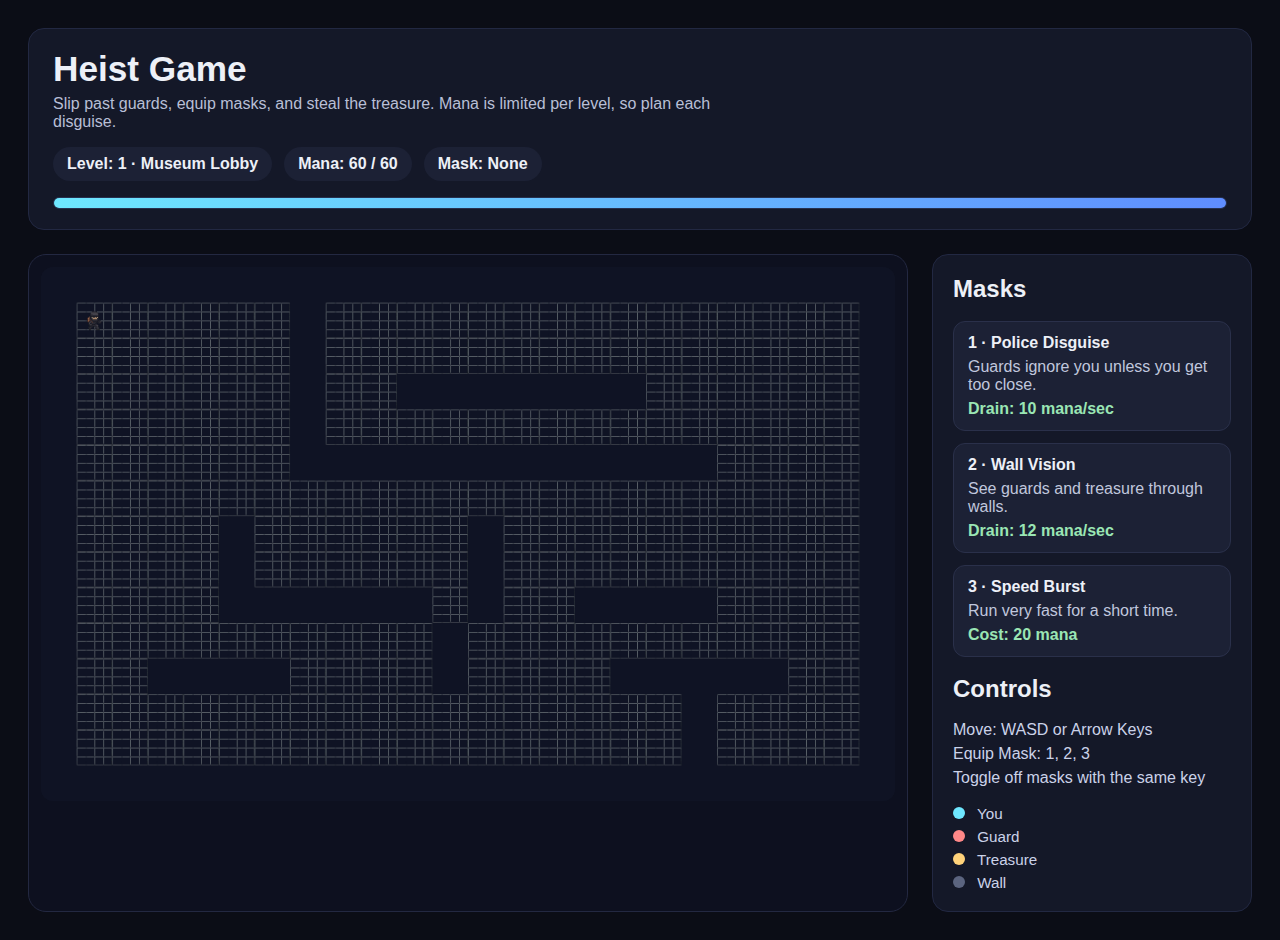
<file: prototypes/heist-game/index.html>
<!doctype html>
<html lang="en">
  <head>
    <meta charset="UTF-8" />
    <meta name="viewport" content="width=device-width, initial-scale=1.0" />
    <title>Heist Game</title>
    <link rel="stylesheet" href="style.css" />
  </head>
  <body>
    <main class="layout">
      <section class="hud">
        <div>
          <h1>Heist Game</h1>
          <p class="subtitle">
            Slip past guards, equip masks, and steal the treasure. Mana is limited
            per level, so plan each disguise.
          </p>
        </div>
        <div class="hud-row">
          <div class="pill">Level: <span id="levelLabel">1</span></div>
          <div class="pill">Mana: <span id="manaLabel">0</span></div>
          <div class="pill">Mask: <span id="maskLabel">None</span></div>
        </div>
        <div class="mana-bar">
          <div class="mana-fill" id="manaFill"></div>
        </div>
      </section>

      <section class="game">
        <canvas id="gameCanvas" width="960" height="600"></canvas>
        <div class="overlay" id="overlay">
          <div class="overlay-card">
            <h2 id="overlayTitle">Caught!</h2>
            <p id="overlayText">Guards spotted you. Try a different mask.</p>
            <div class="overlay-actions">
              <button id="restartButton">Retry Level</button>
              <button id="nextButton">Next Level</button>
            </div>
          </div>
        </div>
      </section>

      <section class="panel">
        <h2>Masks</h2>
        <div class="mask-list">
          <div class="mask-card">
            <h3>1 · Police Disguise</h3>
            <p>Guards ignore you unless you get too close.</p>
            <div class="mask-cost">Drain: 10 mana/sec</div>
          </div>
          <div class="mask-card">
            <h3>2 · Wall Vision</h3>
            <p>See guards and treasure through walls.</p>
            <div class="mask-cost">Drain: 12 mana/sec</div>
          </div>
          <div class="mask-card">
            <h3>3 · Speed Burst</h3>
            <p>Run very fast for a short time.</p>
            <div class="mask-cost">Cost: 20 mana</div>
          </div>
        </div>

        <h2>Controls</h2>
        <ul class="controls">
          <li>Move: WASD or Arrow Keys</li>
          <li>Equip Mask: 1, 2, 3</li>
          <li>Toggle off masks with the same key</li>
        </ul>

        <div class="legend">
          <div><span class="legend-dot player"></span> You</div>
          <div><span class="legend-dot guard"></span> Guard</div>
          <div><span class="legend-dot treasure"></span> Treasure</div>
          <div><span class="legend-dot wall"></span> Wall</div>
        </div>
      </section>
    </main>

    <script src="game.js"></script>
  </body>
</html>
</file>
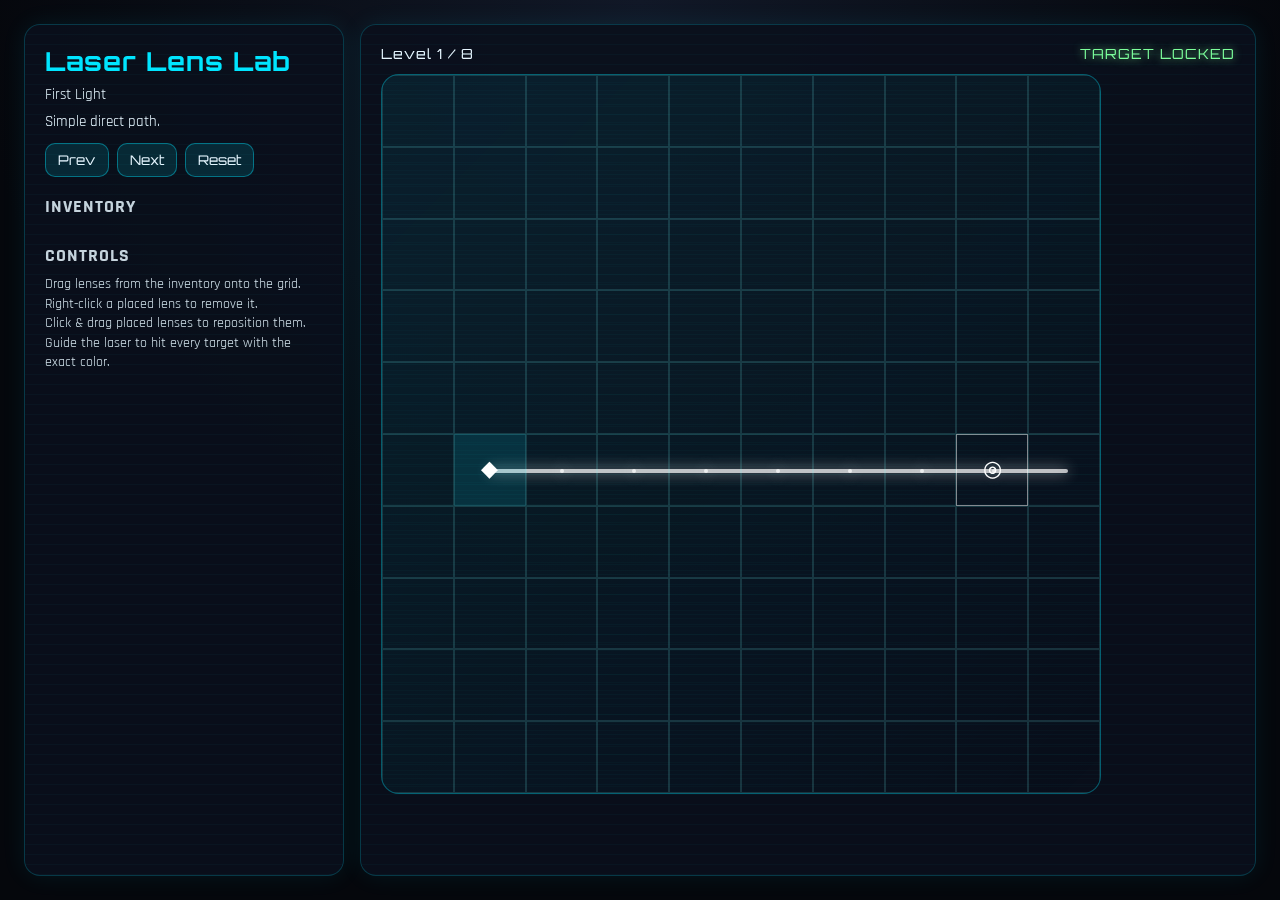
<file: prototypes/laser-lens-game/index.html>
<!DOCTYPE html>
<html lang="en">
  <head>
    <meta charset="UTF-8" />
    <meta name="viewport" content="width=device-width, initial-scale=1.0" />
    <title>Laser Lens Lab</title>
    <link
      href="https://fonts.googleapis.com/css2?family=Orbitron:wght@400;600&family=Rajdhani:wght@400;600&display=swap"
      rel="stylesheet"
    />
    <style>
      :root {
        color-scheme: dark;
        --bg: #0a0d14;
        --panel: #111827;
        --accent: #00e5ff;
        --accent-soft: rgba(0, 229, 255, 0.2);
        --grid: rgba(120, 255, 255, 0.15);
        --text: #e6f6ff;
        --danger: #ff6b6b;
      }

      * {
        box-sizing: border-box;
      }

      body {
        margin: 0;
        min-height: 100vh;
        font-family: "Rajdhani", sans-serif;
        background: radial-gradient(circle at top, #111827, #05070c 60%);
        color: var(--text);
        display: flex;
        align-items: stretch;
      }

      .app {
        width: 100%;
        display: grid;
        grid-template-columns: 320px 1fr;
        gap: 16px;
        padding: 24px;
      }

      .panel {
        background: rgba(10, 16, 28, 0.9);
        border: 1px solid rgba(0, 229, 255, 0.2);
        border-radius: 16px;
        padding: 20px;
        box-shadow: 0 0 24px rgba(0, 229, 255, 0.08);
        position: relative;
        overflow: hidden;
      }

      .panel::after {
        content: "";
        position: absolute;
        inset: 0;
        background: linear-gradient(
          transparent 92%,
          rgba(0, 255, 255, 0.08) 96%,
          transparent 100%
        );
        background-size: 100% 10px;
        pointer-events: none;
        opacity: 0.5;
      }

      h1 {
        font-family: "Orbitron", sans-serif;
        font-size: 26px;
        margin: 0 0 8px;
        color: var(--accent);
        letter-spacing: 1px;
      }

      h2 {
        margin: 18px 0 8px;
        font-size: 18px;
        text-transform: uppercase;
        letter-spacing: 1px;
        color: rgba(230, 246, 255, 0.85);
      }

      .level-meta {
        display: grid;
        gap: 8px;
        font-size: 15px;
      }

      .level-controls {
        display: flex;
        gap: 8px;
        margin-top: 12px;
      }

      button {
        font-family: "Orbitron", sans-serif;
        background: rgba(0, 229, 255, 0.12);
        border: 1px solid rgba(0, 229, 255, 0.4);
        color: var(--text);
        padding: 8px 12px;
        border-radius: 10px;
        cursor: pointer;
        transition: 0.2s ease;
      }

      button:hover {
        background: rgba(0, 229, 255, 0.3);
        box-shadow: 0 0 12px rgba(0, 229, 255, 0.4);
      }

      .inventory {
        display: grid;
        gap: 10px;
      }

      .inventory-item {
        display: flex;
        align-items: center;
        justify-content: space-between;
        padding: 10px 12px;
        border-radius: 10px;
        border: 1px solid rgba(0, 229, 255, 0.25);
        background: rgba(0, 229, 255, 0.05);
        cursor: pointer;
        transition: 0.2s ease;
      }

      .inventory-item.active {
        border-color: var(--accent);
        box-shadow: 0 0 12px rgba(0, 229, 255, 0.5);
      }

      .inventory-item .label {
        display: flex;
        align-items: center;
        gap: 8px;
        font-weight: 600;
      }

      .inventory-item .icon {
        font-size: 20px;
        filter: drop-shadow(0 0 6px rgba(0, 229, 255, 0.6));
      }

      .inventory-count {
        font-family: "Orbitron", sans-serif;
        color: var(--accent);
      }

      .instructions {
        font-size: 14px;
        line-height: 1.4;
        opacity: 0.9;
      }

      .game-area {
        position: relative;
        display: flex;
        flex-direction: column;
        gap: 12px;
      }

      .grid {
        position: relative;
        width: min(720px, 100%);
        aspect-ratio: 1 / 1;
        display: grid;
        grid-template-columns: repeat(10, 1fr);
        grid-template-rows: repeat(10, 1fr);
        border-radius: 18px;
        border: 1px solid rgba(0, 229, 255, 0.35);
        background: linear-gradient(135deg, rgba(0, 229, 255, 0.08), transparent);
        overflow: hidden;
      }

      .cell {
        border: 1px solid var(--grid);
        position: relative;
        display: flex;
        align-items: center;
        justify-content: center;
        font-size: 22px;
        color: #c8f6ff;
        user-select: none;
      }

      .cell.obstacle {
        background: rgba(255, 107, 107, 0.15);
        border-color: rgba(255, 107, 107, 0.5);
      }

      .cell.target {
        border-color: rgba(255, 255, 255, 0.5);
        animation: pulse 1.6s ease-in-out infinite;
      }

      .cell.source {
        background: rgba(0, 229, 255, 0.12);
      }

      .lens {
        font-size: 26px;
        filter: drop-shadow(0 0 6px rgba(0, 229, 255, 0.6));
      }

      .overlay {
        position: absolute;
        inset: 0;
        pointer-events: none;
      }

      canvas {
        position: absolute;
        inset: 0;
      }

      .scanlines {
        position: absolute;
        inset: 0;
        background: linear-gradient(
          transparent 92%,
          rgba(0, 255, 255, 0.12) 96%,
          transparent 100%
        );
        background-size: 100% 8px;
        mix-blend-mode: screen;
        opacity: 0.35;
      }

      .status-bar {
        display: flex;
        justify-content: space-between;
        align-items: center;
        font-family: "Orbitron", sans-serif;
        font-size: 14px;
        letter-spacing: 1px;
      }

      .status-bar .win {
        color: #7dff9b;
        text-shadow: 0 0 8px rgba(125, 255, 155, 0.8);
        animation: pulse 1.6s ease-in-out infinite;
      }

      .drag-ghost {
        position: fixed;
        pointer-events: none;
        font-size: 26px;
        color: #c8f6ff;
        text-shadow: 0 0 10px rgba(0, 229, 255, 0.8);
        transform: translate(-50%, -50%);
        z-index: 1000;
      }

      @keyframes pulse {
        0%,
        100% {
          box-shadow: 0 0 8px rgba(0, 229, 255, 0.3);
        }
        50% {
          box-shadow: 0 0 16px rgba(0, 229, 255, 0.8);
        }
      }
    </style>
  </head>
  <body>
    <div class="app">
      <section class="panel">
        <h1>Laser Lens Lab</h1>
        <div class="level-meta">
          <div id="level-name"></div>
          <div id="level-desc"></div>
        </div>
        <div class="level-controls">
          <button id="prev-level">Prev</button>
          <button id="next-level">Next</button>
          <button id="reset-level">Reset</button>
        </div>
        <h2>Inventory</h2>
        <div class="inventory" id="inventory"></div>
        <h2>Controls</h2>
        <div class="instructions">
          Drag lenses from the inventory onto the grid.<br />
          Right-click a placed lens to remove it.<br />
          Click &amp; drag placed lenses to reposition them.<br />
          Guide the laser to hit every target with the exact color.
        </div>
      </section>
      <section class="game-area panel">
        <div class="status-bar">
          <div id="level-index"></div>
          <div id="win-state"></div>
        </div>
        <div class="grid" id="grid">
          <canvas id="beam-canvas"></canvas>
          <div class="overlay scanlines"></div>
        </div>
      </section>
    </div>

    <script>
      const GRID_SIZE = 10;
      const COLORS = {
        1: { label: "Red", rgb: "255, 80, 80" },
        2: { label: "Green", rgb: "140, 255, 140" },
        4: { label: "Blue", rgb: "120, 190, 255" },
        7: { label: "White", rgb: "255, 255, 255" },
      };

      const LENS_DEFS = {
        mirrorSlash: { icon: "／", name: "Mirror Slash" },
        mirrorBackslash: { icon: "＼", name: "Mirror Backslash" },
        prism: { icon: "△", name: "Prism" },
        filterRed: { icon: "◈", name: "Filter Red", color: 1 },
        filterGreen: { icon: "◈", name: "Filter Green", color: 2 },
        filterBlue: { icon: "◈", name: "Filter Blue", color: 4 },
        combiner: { icon: "⬡", name: "Combiner" },
      };

      const LEVELS = [
        {
          name: "First Light",
          description: "Simple direct path.",
          sources: [{ x: 1, y: 5, dir: 1, color: 7 }],
          targets: [{ x: 8, y: 5, color: 7 }],
          obstacles: [],
          inventory: [],
        },
        {
          name: "Reflection",
          description: "Basic mirror usage around obstacles.",
          sources: [{ x: 1, y: 6, dir: 1, color: 7 }],
          targets: [{ x: 5, y: 2, color: 7 }],
          obstacles: [
            { x: 5, y: 6 },
            { x: 4, y: 6 },
            { x: 6, y: 6 },
          ],
          inventory: [{ type: "mirrorSlash", count: 2 }],
        },
        {
          name: "Color Filter",
          description: "Filter white light to the target color.",
          sources: [{ x: 1, y: 5, dir: 1, color: 7 }],
          targets: [{ x: 8, y: 5, color: 1 }],
          obstacles: [],
          inventory: [{ type: "filterRed", count: 1 }],
        },
        {
          name: "Maze Runner",
          description: "Navigate through an obstacle course.",
          sources: [{ x: 1, y: 8, dir: 1, color: 7 }],
          targets: [{ x: 8, y: 1, color: 7 }],
          obstacles: [
            { x: 3, y: 8 },
            { x: 3, y: 7 },
            { x: 3, y: 6 },
            { x: 3, y: 5 },
            { x: 5, y: 5 },
            { x: 6, y: 5 },
            { x: 7, y: 5 },
            { x: 7, y: 4 },
            { x: 7, y: 3 },
            { x: 7, y: 2 },
          ],
          inventory: [
            { type: "mirrorSlash", count: 2 },
            { type: "mirrorBackslash", count: 2 },
          ],
        },
        {
          name: "Spectrum Split",
          description: "Use prism + filters together.",
          sources: [{ x: 1, y: 5, dir: 1, color: 7 }],
          targets: [{ x: 8, y: 2, color: 2 }],
          obstacles: [{ x: 6, y: 5 }],
          inventory: [
            { type: "prism", count: 1 },
            { type: "filterGreen", count: 1 },
            { type: "mirrorSlash", count: 1 },
          ],
        },
        {
          name: "Double Bounce",
          description: "Complex reflection puzzle.",
          sources: [{ x: 8, y: 8, dir: 3, color: 7 }],
          targets: [{ x: 2, y: 1, color: 7 }],
          obstacles: [{ x: 4, y: 8 }, { x: 4, y: 7 }, { x: 4, y: 6 }],
          inventory: [
            { type: "mirrorSlash", count: 1 },
            { type: "mirrorBackslash", count: 2 },
          ],
        },
        {
          name: "Color Mix",
          description: "Combine RGB lasers into white.",
          sources: [
            { x: 1, y: 2, dir: 1, color: 1 },
            { x: 1, y: 5, dir: 1, color: 2 },
            { x: 1, y: 8, dir: 1, color: 4 },
          ],
          targets: [{ x: 8, y: 5, color: 7 }],
          obstacles: [{ x: 5, y: 2 }, { x: 5, y: 8 }],
          inventory: [
            { type: "combiner", count: 1 },
            { type: "mirrorSlash", count: 2 },
            { type: "mirrorBackslash", count: 2 },
          ],
        },
        {
          name: "The Labyrinth",
          description: "Master puzzle with all mechanics.",
          sources: [{ x: 1, y: 1, dir: 1, color: 7 }],
          targets: [
            { x: 8, y: 2, color: 1 },
            { x: 8, y: 5, color: 2 },
            { x: 8, y: 8, color: 7 },
          ],
          obstacles: [
            { x: 4, y: 1 },
            { x: 4, y: 2 },
            { x: 4, y: 3 },
            { x: 4, y: 4 },
            { x: 6, y: 5 },
            { x: 6, y: 6 },
            { x: 6, y: 7 },
            { x: 3, y: 7 },
            { x: 3, y: 8 },
          ],
          inventory: [
            { type: "mirrorSlash", count: 2 },
            { type: "mirrorBackslash", count: 2 },
            { type: "prism", count: 1 },
            { type: "filterRed", count: 1 },
            { type: "filterGreen", count: 1 },
            { type: "combiner", count: 1 },
          ],
        },
      ];

      const gridEl = document.getElementById("grid");
      const inventoryEl = document.getElementById("inventory");
      const levelNameEl = document.getElementById("level-name");
      const levelDescEl = document.getElementById("level-desc");
      const levelIndexEl = document.getElementById("level-index");
      const winStateEl = document.getElementById("win-state");
      const beamCanvas = document.getElementById("beam-canvas");
      const ctx = beamCanvas.getContext("2d");

      let levelIndex = 0;
      let grid = [];
      let inventory = {};
      let activeItem = null;
      let dragging = null;
      let ghostEl = null;

      const dirs = [
        { x: 0, y: -1 },
        { x: 1, y: 0 },
        { x: 0, y: 1 },
        { x: -1, y: 0 },
      ];

      function initGrid() {
        grid = Array.from({ length: GRID_SIZE * GRID_SIZE }, () => null);
        gridEl.innerHTML = "";
        gridEl.appendChild(beamCanvas);
        const overlay = document.createElement("div");
        overlay.className = "overlay scanlines";
        gridEl.appendChild(overlay);
        for (let y = 0; y < GRID_SIZE; y += 1) {
          for (let x = 0; x < GRID_SIZE; x += 1) {
            const cell = document.createElement("div");
            cell.className = "cell";
            cell.dataset.x = x;
            cell.dataset.y = y;
            gridEl.appendChild(cell);
          }
        }
        resizeCanvas();
      }

      function resizeCanvas() {
        const rect = gridEl.getBoundingClientRect();
        const dpr = window.devicePixelRatio || 1;
        beamCanvas.width = rect.width * dpr;
        beamCanvas.height = rect.height * dpr;
        ctx.setTransform(dpr, 0, 0, dpr, 0, 0);
      }

      function loadLevel(index) {
        levelIndex = (index + LEVELS.length) % LEVELS.length;
        const level = LEVELS[levelIndex];
        initGrid();
        inventory = {};
        level.inventory.forEach((item) => {
          inventory[item.type] = item.count;
        });
        levelNameEl.textContent = level.name;
        levelDescEl.textContent = level.description;
        levelIndexEl.textContent = `Level ${levelIndex + 1} / ${LEVELS.length}`;
        activeItem = null;
        renderInventory();
        renderStaticCells();
        update();
      }

      function renderInventory() {
        inventoryEl.innerHTML = "";
        Object.entries(inventory).forEach(([type, count]) => {
          const item = document.createElement("div");
          item.className = "inventory-item";
          if (activeItem === type) item.classList.add("active");
          const label = document.createElement("div");
          label.className = "label";
          const icon = document.createElement("span");
          icon.className = "icon";
          icon.textContent = LENS_DEFS[type].icon;
          const name = document.createElement("span");
          name.textContent = LENS_DEFS[type].name;
          label.append(icon, name);
          const qty = document.createElement("span");
          qty.className = "inventory-count";
          qty.textContent = count;
          item.appendChild(label);
          item.appendChild(qty);
          item.addEventListener("click", () => {
            if (dragging) return;
            activeItem = activeItem === type ? null : type;
            renderInventory();
          });
          item.addEventListener("pointerdown", (event) => {
            if (count <= 0) return;
            startInventoryDrag(type, event);
          });
          inventoryEl.appendChild(item);
        });
      }

      function renderStaticCells() {
        const level = LEVELS[levelIndex];
        const cells = gridEl.querySelectorAll(".cell");
        cells.forEach((cell) => {
          cell.className = "cell";
          cell.textContent = "";
        });
        level.obstacles.forEach((pos) => {
          const cell = getCellEl(pos.x, pos.y);
          cell.classList.add("obstacle");
          cell.textContent = "▣";
        });
        level.targets.forEach((pos) => {
          const cell = getCellEl(pos.x, pos.y);
          cell.classList.add("target");
          cell.style.color = `rgb(${COLORS[pos.color].rgb})`;
          cell.textContent = "◎";
        });
        level.sources.forEach((pos) => {
          const cell = getCellEl(pos.x, pos.y);
          cell.classList.add("source");
          cell.style.color = `rgb(${COLORS[pos.color].rgb})`;
          cell.textContent = "◆";
        });
      }

      function getCellEl(x, y) {
        return gridEl.querySelector(`.cell[data-x="${x}"][data-y="${y}"]`);
      }

      function gridIndex(x, y) {
        return y * GRID_SIZE + x;
      }

      function placeLens(x, y, type) {
        grid[gridIndex(x, y)] = { type };
      }

      function removeLens(x, y) {
        grid[gridIndex(x, y)] = null;
      }

      function handleGridPointerDown(event) {
        const cell = event.target.closest(".cell");
        if (!cell) return;
        const x = Number(cell.dataset.x);
        const y = Number(cell.dataset.y);
        const level = LEVELS[levelIndex];
        if (event.button === 2) {
          const lens = grid[gridIndex(x, y)];
          if (lens) {
            removeLens(x, y);
            inventory[lens.type] = (inventory[lens.type] || 0) + 1;
            renderInventory();
            update();
          }
          return;
        }

        const isStatic = level.obstacles.some((o) => o.x === x && o.y === y);
        if (isStatic) return;

        const lens = grid[gridIndex(x, y)];
        if (lens) {
          dragging = { type: lens.type, fromX: x, fromY: y, fromInventory: false };
          removeLens(x, y);
          spawnGhost(lens.type, event.clientX, event.clientY);
          update();
          return;
        }

        if (activeItem && inventory[activeItem] > 0) {
          placeLens(x, y, activeItem);
          inventory[activeItem] -= 1;
          renderInventory();
          update();
        }
      }

      function handleGridPointerMove(event) {
        if (!dragging || !ghostEl) return;
        ghostEl.style.left = `${event.clientX}px`;
        ghostEl.style.top = `${event.clientY}px`;
      }

      function handleGridPointerUp(event) {
        if (!dragging) return;
        const cell = event.target.closest(".cell");
        if (cell) {
          const x = Number(cell.dataset.x);
          const y = Number(cell.dataset.y);
          const level = LEVELS[levelIndex];
          const isBlocked =
            level.obstacles.some((o) => o.x === x && o.y === y) ||
            level.sources.some((o) => o.x === x && o.y === y) ||
            level.targets.some((o) => o.x === x && o.y === y);
          if (!isBlocked && !grid[gridIndex(x, y)]) {
            placeLens(x, y, dragging.type);
            if (dragging.fromInventory) {
              inventory[dragging.type] -= 1;
              renderInventory();
            }
          } else if (!dragging.fromInventory) {
            placeLens(dragging.fromX, dragging.fromY, dragging.type);
          }
        } else {
          if (!dragging.fromInventory) {
            placeLens(dragging.fromX, dragging.fromY, dragging.type);
          }
        }
        cleanupDrag();
        update();
      }

      function spawnGhost(type, x, y) {
        ghostEl = document.createElement("div");
        ghostEl.className = "drag-ghost";
        ghostEl.textContent = LENS_DEFS[type].icon;
        document.body.appendChild(ghostEl);
        ghostEl.style.left = `${x}px`;
        ghostEl.style.top = `${y}px`;
      }

      function startInventoryDrag(type, event) {
        dragging = { type, fromInventory: true };
        activeItem = type;
        renderInventory();
        spawnGhost(type, event.clientX, event.clientY);
      }

      function cleanupDrag() {
        if (ghostEl) ghostEl.remove();
        ghostEl = null;
        dragging = null;
      }

      function update() {
        renderLenses();
        renderBeams();
      }

      function renderLenses() {
        const cells = gridEl.querySelectorAll(".cell");
        cells.forEach((cell) => {
          const x = Number(cell.dataset.x);
          const y = Number(cell.dataset.y);
          const lens = grid[gridIndex(x, y)];
          if (lens) {
            cell.textContent = LENS_DEFS[lens.type].icon;
            cell.classList.add("lens");
          } else if (!cell.classList.contains("obstacle") && !cell.classList.contains("target") && !cell.classList.contains("source")) {
            cell.textContent = "";
            cell.classList.remove("lens");
          }
        });
      }

      function renderBeams() {
        const rect = gridEl.getBoundingClientRect();
        ctx.clearRect(0, 0, rect.width, rect.height);
        ctx.lineWidth = 4;
        ctx.lineCap = "round";

        const { segments, targetsHit } = traceBeams();
        segments.forEach((segment) => drawSegment(segment, rect));

        const level = LEVELS[levelIndex];
        const allTargetsHit = level.targets.every((t) => targetsHit.has(`${t.x},${t.y}`));
        winStateEl.textContent = allTargetsHit ? "TARGET LOCKED" : "";
        if (allTargetsHit) winStateEl.classList.add("win");
        else winStateEl.classList.remove("win");
      }

      function drawSegment(segment, rect) {
        const { from, to, color } = segment;
        const cellW = rect.width / GRID_SIZE;
        const cellH = rect.height / GRID_SIZE;
        const x1 = from.x * cellW + cellW / 2;
        const y1 = from.y * cellH + cellH / 2;
        const x2 = to.x * cellW + cellW / 2;
        const y2 = to.y * cellH + cellH / 2;
        const rgb = COLORS[color].rgb;

        ctx.strokeStyle = `rgba(${rgb}, 0.7)`;
        ctx.shadowColor = `rgba(${rgb}, 0.9)`;
        ctx.shadowBlur = 14;
        ctx.beginPath();
        ctx.moveTo(x1, y1);
        ctx.lineTo(x2, y2);
        ctx.stroke();

        ctx.shadowBlur = 0;
      }

      function traceBeams() {
        const level = LEVELS[levelIndex];
        const segments = [];
        const targetsHit = new Set();
        const combinerState = {};
        const queue = level.sources.map((s) => ({ ...s }));

        while (queue.length > 0) {
          const beam = queue.shift();
          const key = `${beam.x},${beam.y},${beam.dir},${beam.color}`;
          beam.steps = (beam.steps || 0) + 1;
          if (beam.steps > GRID_SIZE * GRID_SIZE * 2) continue;

          const dir = dirs[beam.dir];
          const next = { x: beam.x + dir.x, y: beam.y + dir.y };
          if (next.x < 0 || next.y < 0 || next.x >= GRID_SIZE || next.y >= GRID_SIZE) {
            continue;
          }

          segments.push({ from: { x: beam.x, y: beam.y }, to: next, color: beam.color });

          if (level.obstacles.some((o) => o.x === next.x && o.y === next.y)) {
            continue;
          }

          const target = level.targets.find((t) => t.x === next.x && t.y === next.y);
          if (target && beam.color === target.color) {
            targetsHit.add(`${target.x},${target.y}`);
          }

          const lens = grid[gridIndex(next.x, next.y)];
          if (!lens) {
            queue.push({ x: next.x, y: next.y, dir: beam.dir, color: beam.color, steps: beam.steps });
            continue;
          }

          if (lens.type === "mirrorSlash") {
            const map = [1, 0, 3, 2];
            queue.push({ x: next.x, y: next.y, dir: map[beam.dir], color: beam.color, steps: beam.steps });
            continue;
          }

          if (lens.type === "mirrorBackslash") {
            const map = [3, 2, 1, 0];
            queue.push({ x: next.x, y: next.y, dir: map[beam.dir], color: beam.color, steps: beam.steps });
            continue;
          }

          if (lens.type === "prism") {
            if (beam.color === 7) {
              const left = (beam.dir + 3) % 4;
              const right = (beam.dir + 1) % 4;
              queue.push({ x: next.x, y: next.y, dir: left, color: 1, steps: beam.steps });
              queue.push({ x: next.x, y: next.y, dir: beam.dir, color: 2, steps: beam.steps });
              queue.push({ x: next.x, y: next.y, dir: right, color: 4, steps: beam.steps });
            } else {
              queue.push({ x: next.x, y: next.y, dir: beam.dir, color: beam.color, steps: beam.steps });
            }
            continue;
          }

          if (lens.type.startsWith("filter")) {
            const mask = LENS_DEFS[lens.type].color;
            const filtered = beam.color & mask;
            if (filtered) {
              queue.push({ x: next.x, y: next.y, dir: beam.dir, color: filtered, steps: beam.steps });
            }
            continue;
          }

          if (lens.type === "combiner") {
            const combinerKey = `${next.x},${next.y}`;
            combinerState[combinerKey] = (combinerState[combinerKey] || 0) | beam.color;
            const combined = combinerState[combinerKey];
            queue.push({ x: next.x, y: next.y, dir: beam.dir, color: combined, steps: beam.steps });
          }
        }

        return { segments, targetsHit };
      }

      function handleContextMenu(event) {
        event.preventDefault();
      }

      document.getElementById("prev-level").addEventListener("click", () => loadLevel(levelIndex - 1));
      document.getElementById("next-level").addEventListener("click", () => loadLevel(levelIndex + 1));
      document.getElementById("reset-level").addEventListener("click", () => loadLevel(levelIndex));

      gridEl.addEventListener("pointerdown", handleGridPointerDown);
      window.addEventListener("pointermove", handleGridPointerMove);
      window.addEventListener("pointerup", handleGridPointerUp);
      gridEl.addEventListener("contextmenu", handleContextMenu);
      window.addEventListener("resize", () => {
        resizeCanvas();
        update();
      });

      loadLevel(0);
    </script>
  </body>
</html>
</file>
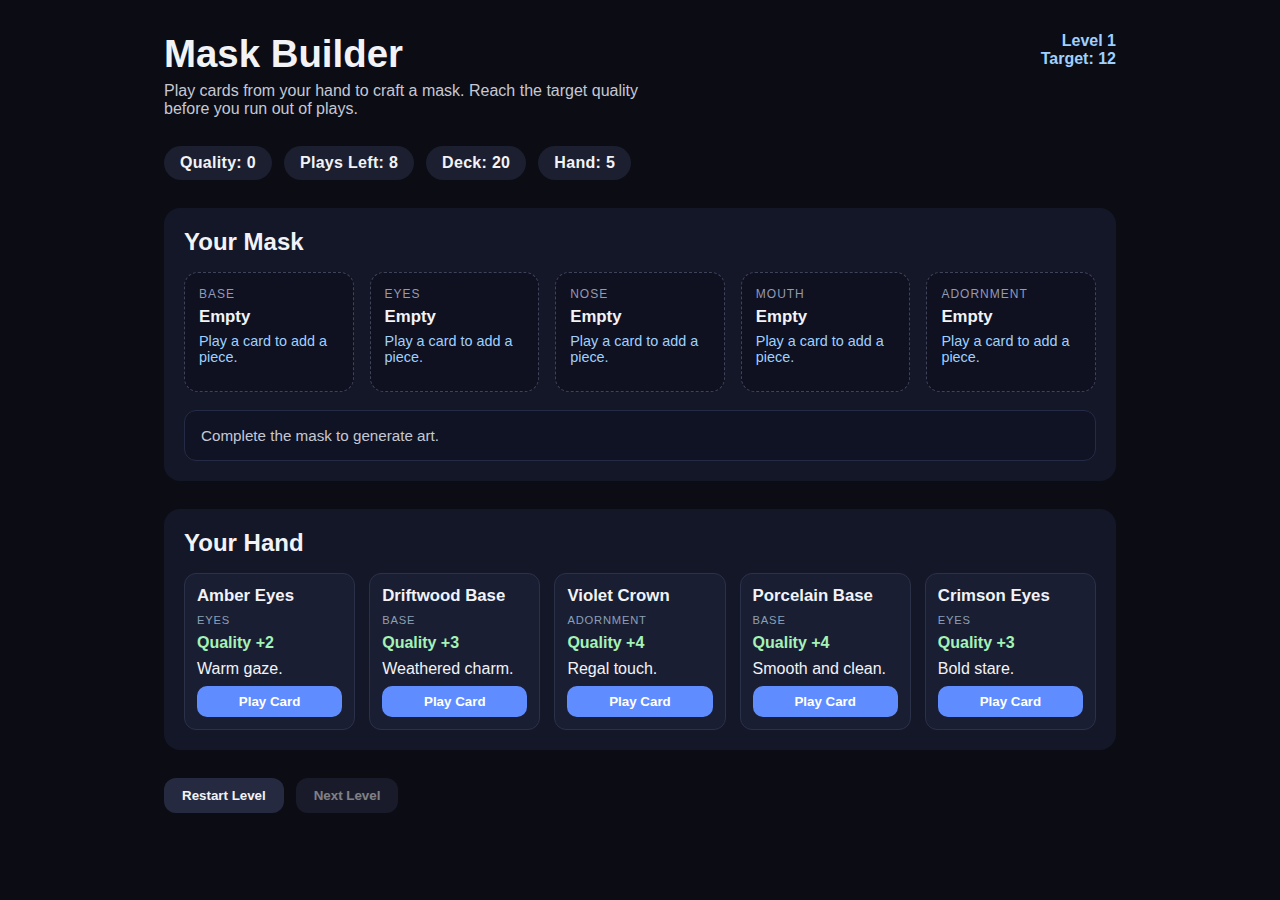
<file: prototypes/mask-builder/index.html>
<!doctype html>
<html lang="en">
  <head>
    <meta charset="UTF-8" />
    <meta name="viewport" content="width=device-width, initial-scale=1.0" />
    <title>Mask Builder</title>
    <link rel="stylesheet" href="style.css" />
  </head>
  <body>
    <main class="game">
      <header class="header">
        <div>
          <h1>Mask Builder</h1>
          <p class="subtitle">
            Play cards from your hand to craft a mask. Reach the target quality
            before you run out of plays.
          </p>
        </div>
        <div class="level-info">
          <div id="levelLabel">Level 1</div>
          <div id="targetLabel">Target: 0</div>
        </div>
      </header>

      <section class="status">
        <div class="pill">Quality: <span id="scoreLabel">0</span></div>
        <div class="pill">Plays Left: <span id="playsLabel">0</span></div>
        <div class="pill">Deck: <span id="deckLabel">0</span></div>
        <div class="pill">Hand: <span id="handLabel">0</span></div>
      </section>

      <section class="mask-area">
        <h2>Your Mask</h2>
        <div class="mask-grid" id="maskGrid"></div>
        <div id="bonusLabel" class="bonus"></div>
        <div class="generated-art">
          <div class="image-status" id="imageStatus">
            Complete the mask to generate art.
          </div>
          <img id="generatedImage" alt="" />
        </div>
      </section>

      <section class="hand-area">
        <h2>Your Hand</h2>
        <div class="hand" id="hand"></div>
      </section>

      <section class="controls">
        <button id="resetButton">Restart Level</button>
        <button id="nextButton" disabled>Next Level</button>
        <div id="message" class="message" aria-live="polite"></div>
      </section>
    </main>

    <script src="game.js"></script>
  </body>
</html>
</file>
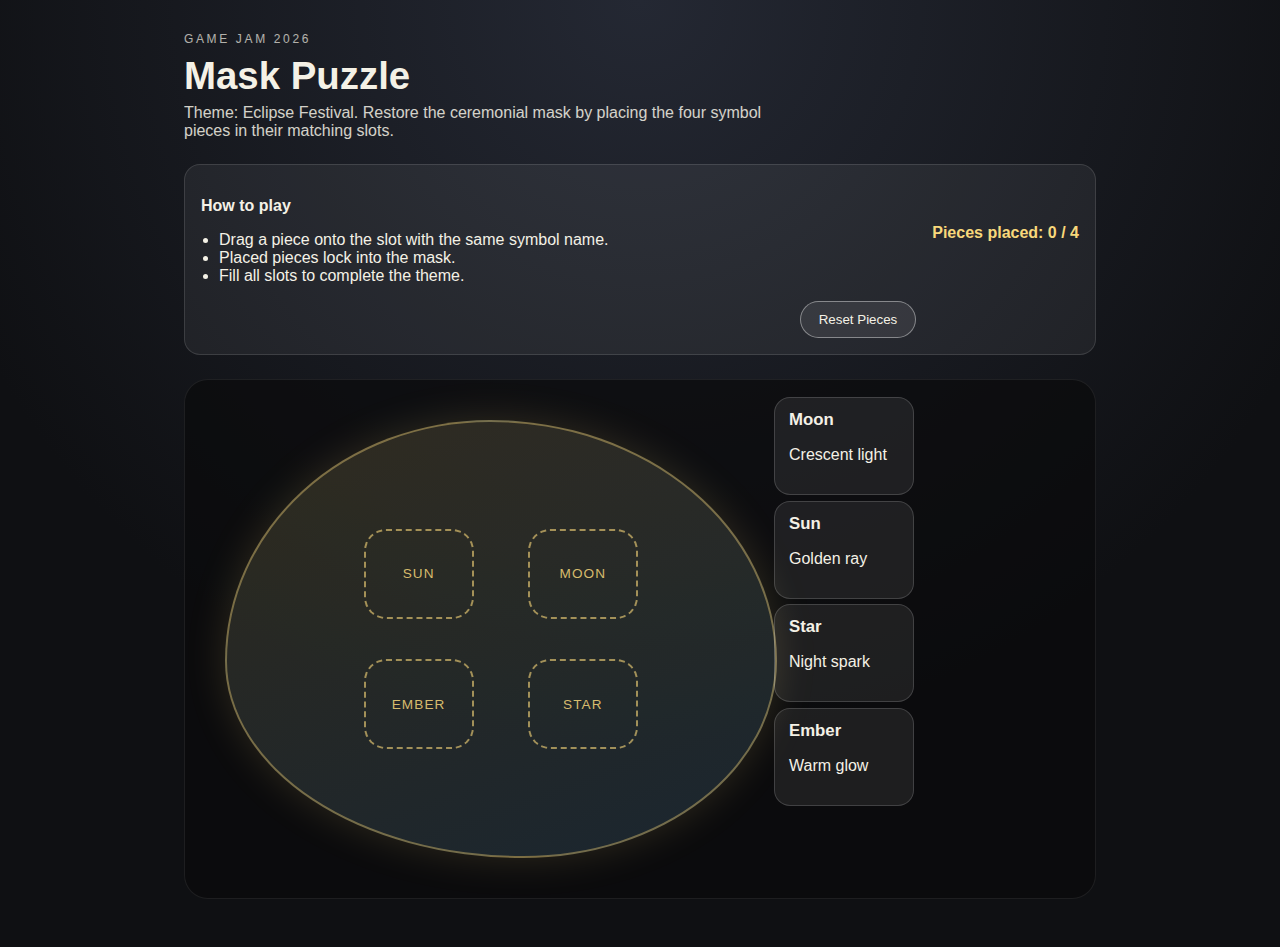
<file: prototypes/mask-puzzle/index.html>
<!doctype html>
<html lang="en">
  <head>
    <meta charset="UTF-8" />
    <meta name="viewport" content="width=device-width, initial-scale=1.0" />
    <title>Mask Puzzle</title>
    <link rel="stylesheet" href="./style.css" />
  </head>
  <body>
    <main class="page">
      <header class="header">
        <p class="eyebrow">Game Jam 2026</p>
        <h1>Mask Puzzle</h1>
        <p class="subtitle">
          Theme: Eclipse Festival. Restore the ceremonial mask by placing the
          four symbol pieces in their matching slots.
        </p>
      </header>

      <section class="panel">
        <div class="instructions">
          <p><strong>How to play</strong></p>
          <ul>
            <li>Drag a piece onto the slot with the same symbol name.</li>
            <li>Placed pieces lock into the mask.</li>
            <li>Fill all slots to complete the theme.</li>
          </ul>
        </div>

        <div id="status" class="status" aria-live="polite">
          Pieces placed: 0 / 4
        </div>

        <button id="reset" class="reset" type="button">Reset Pieces</button>
      </section>

      <section id="play-area" class="play-area" aria-label="Mask puzzle board">
        <div id="mask" class="mask" aria-hidden="true">
          <div class="slot" data-accept="sun" style="--x: 35%; --y: 35%;">
            <span>Sun</span>
          </div>
          <div class="slot" data-accept="moon" style="--x: 65%; --y: 35%;">
            <span>Moon</span>
          </div>
          <div class="slot" data-accept="ember" style="--x: 35%; --y: 65%;">
            <span>Ember</span>
          </div>
          <div class="slot" data-accept="star" style="--x: 65%; --y: 65%;">
            <span>Star</span>
          </div>
        </div>

        <div id="pieces" class="pieces" aria-label="Puzzle pieces">
          <div class="piece" data-piece="moon" style="--x: 80%; --y: 22%;">
            <div class="symbol">Moon</div>
            <p>Crescent light</p>
          </div>
          <div class="piece" data-piece="sun" style="--x: 80%; --y: 42%;">
            <div class="symbol">Sun</div>
            <p>Golden ray</p>
          </div>
          <div class="piece" data-piece="star" style="--x: 80%; --y: 62%;">
            <div class="symbol">Star</div>
            <p>Night spark</p>
          </div>
          <div class="piece" data-piece="ember" style="--x: 80%; --y: 82%;">
            <div class="symbol">Ember</div>
            <p>Warm glow</p>
          </div>
        </div>
      </section>
    </main>

    <script src="./game.js"></script>
  </body>
</html>
</file>
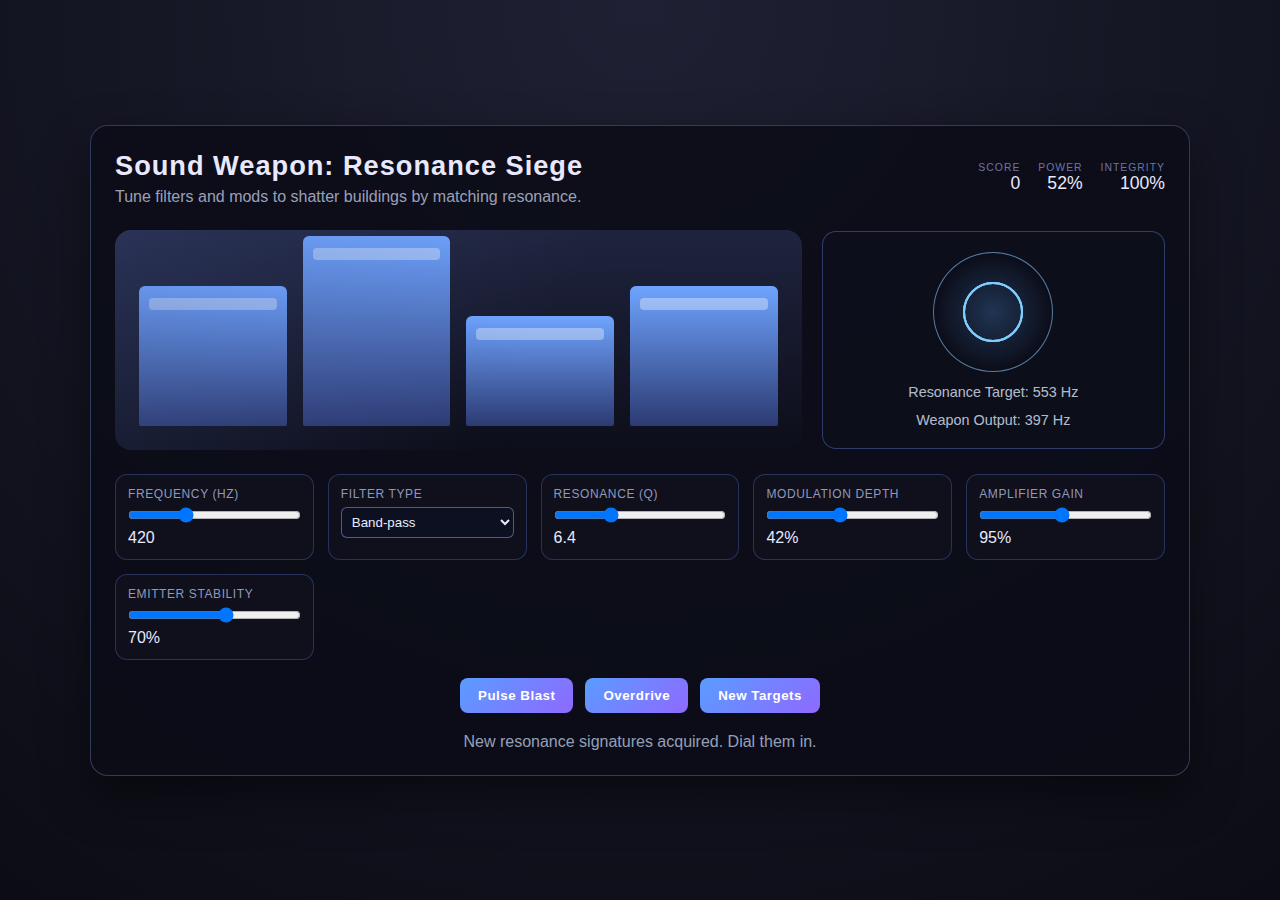
<file: prototypes/sound-weapon/index.html>
<!doctype html>
<html lang="en">
  <head>
    <meta charset="UTF-8" />
    <meta name="viewport" content="width=device-width, initial-scale=1.0" />
    <title>Sound Weapon: Resonance Siege</title>
    <link rel="stylesheet" href="./style.css" />
  </head>
  <body>
    <main class="game">
      <header class="topbar">
        <div>
          <h1>Sound Weapon: Resonance Siege</h1>
          <p class="subtitle">
            Tune filters and mods to shatter buildings by matching resonance.
          </p>
        </div>
        <div class="stats">
          <div>
            <span class="label">Score</span>
            <span id="score">0</span>
          </div>
          <div>
            <span class="label">Power</span>
            <span id="power">0%</span>
          </div>
          <div>
            <span class="label">Integrity</span>
            <span id="integrity">100%</span>
          </div>
        </div>
      </header>

      <section class="arena">
        <div class="city">
          <div id="building-1" class="building"></div>
          <div id="building-2" class="building tall"></div>
          <div id="building-3" class="building short"></div>
          <div id="building-4" class="building"></div>
        </div>
        <div class="weapon">
          <div class="weapon-core">
            <div class="pulse"></div>
            <div class="pulse delay"></div>
            <div class="pulse delay-2"></div>
          </div>
          <p class="weapon-readout">Resonance Target: <span id="target-readout">---</span> Hz</p>
          <p class="weapon-readout">Weapon Output: <span id="output-readout">0</span> Hz</p>
        </div>
      </section>

      <section class="controls">
        <div class="control">
          <label for="frequency">Frequency (Hz)</label>
          <input id="frequency" type="range" min="60" max="1200" value="420" />
          <span id="frequency-value">420</span>
        </div>
        <div class="control">
          <label for="filter">Filter Type</label>
          <select id="filter">
            <option value="lowpass">Low-pass</option>
            <option value="bandpass" selected>Band-pass</option>
            <option value="highpass">High-pass</option>
          </select>
        </div>
        <div class="control">
          <label for="q">Resonance (Q)</label>
          <input id="q" type="range" min="0.1" max="20" step="0.1" value="6.4" />
          <span id="q-value">6.4</span>
        </div>
        <div class="control">
          <label for="modulation">Modulation Depth</label>
          <input id="modulation" type="range" min="0" max="100" value="42" />
          <span id="modulation-value">42%</span>
        </div>
        <div class="control">
          <label for="amp">Amplifier Gain</label>
          <input id="amp" type="range" min="0" max="200" value="95" />
          <span id="amp-value">95%</span>
        </div>
        <div class="control">
          <label for="stability">Emitter Stability</label>
          <input id="stability" type="range" min="30" max="100" value="70" />
          <span id="stability-value">70%</span>
        </div>
      </section>

      <section class="actions">
        <button id="fire">Pulse Blast</button>
        <button id="overdrive">Overdrive</button>
        <button id="retune">New Targets</button>
      </section>

      <footer class="tips">
        <p id="status">Scan the skyline. Match the resonance and unleash a pulse.</p>
      </footer>
    </main>

    <script src="./main.js"></script>
  </body>
</html>
</file>
<file: prototypes/heist-game/style.css>
* {
  box-sizing: border-box;
}

body {
  margin: 0;
  font-family: "Inter", "Segoe UI", sans-serif;
  background: #0b0d16;
  color: #edf0f7;
}

.layout {
  display: grid;
  grid-template-columns: minmax(0, 1fr) 320px;
  gap: 24px;
  padding: 28px;
  max-width: 1400px;
  margin: 0 auto;
}

.hud {
  grid-column: 1 / -1;
  background: #141828;
  border-radius: 16px;
  padding: 20px 24px;
  display: flex;
  flex-direction: column;
  gap: 16px;
  border: 1px solid #222842;
}

.hud h1 {
  margin: 0 0 6px;
  font-size: 2.2rem;
}

.subtitle {
  margin: 0;
  color: #b8bfd6;
  max-width: 720px;
}

.hud-row {
  display: flex;
  flex-wrap: wrap;
  gap: 12px;
}

.pill {
  background: #1c2135;
  padding: 8px 14px;
  border-radius: 999px;
  font-weight: 600;
}

.mana-bar {
  width: 100%;
  height: 12px;
  background: #1a1d2e;
  border-radius: 999px;
  overflow: hidden;
  border: 1px solid #26304f;
}

.mana-fill {
  height: 100%;
  width: 100%;
  background: linear-gradient(90deg, #6ee7ff, #5f8dff);
  transition: width 0.15s ease;
}

.game {
  position: relative;
  background: #0d101f;
  border-radius: 18px;
  border: 1px solid #232841;
  padding: 12px;
}

canvas {
  display: block;
  width: 100%;
  height: auto;
  border-radius: 12px;
  background: #101423;
}

.overlay {
  position: absolute;
  inset: 12px;
  display: none;
  align-items: center;
  justify-content: center;
  background: rgba(12, 14, 24, 0.75);
  border-radius: 12px;
}

.overlay.active {
  display: flex;
}

.overlay-card {
  background: #171b2f;
  border: 1px solid #2b3252;
  padding: 24px;
  border-radius: 14px;
  text-align: center;
  max-width: 320px;
}

.overlay-card h2 {
  margin-top: 0;
}

.overlay-actions {
  display: flex;
  gap: 12px;
  justify-content: center;
  margin-top: 16px;
}

.overlay-actions button {
  padding: 10px 16px;
  border-radius: 10px;
  border: none;
  background: #2c324e;
  color: #f2f4fb;
  font-weight: 600;
  cursor: pointer;
}

.panel {
  background: #141828;
  border-radius: 16px;
  padding: 20px;
  border: 1px solid #222842;
  display: flex;
  flex-direction: column;
  gap: 18px;
}

.panel h2 {
  margin: 0;
}

.mask-list {
  display: flex;
  flex-direction: column;
  gap: 12px;
}

.mask-card {
  background: #1c2135;
  border-radius: 12px;
  padding: 12px 14px;
  border: 1px solid #2a304a;
}

.mask-card h3 {
  margin: 0 0 6px;
  font-size: 1rem;
}

.mask-card p {
  margin: 0 0 6px;
  color: #c0c7dd;
}

.mask-cost {
  font-weight: 600;
  color: #9ae6b4;
}

.controls {
  list-style: none;
  padding: 0;
  margin: 0;
  color: #cbd2e8;
  display: flex;
  flex-direction: column;
  gap: 6px;
}

.legend {
  display: grid;
  gap: 6px;
  color: #cbd2e8;
  font-size: 0.95rem;
}

.legend-dot {
  display: inline-block;
  width: 12px;
  height: 12px;
  border-radius: 50%;
  margin-right: 8px;
}

.legend-dot.player {
  background: #6ee7ff;
}

.legend-dot.guard {
  background: #ff8888;
}

.legend-dot.treasure {
  background: #ffd27a;
}

.legend-dot.wall {
  background: #5b647f;
}

@media (max-width: 1080px) {
  .layout {
    grid-template-columns: 1fr;
  }
}
</file>
<file: prototypes/mask-builder/style.css>
* {
  box-sizing: border-box;
}

body {
  margin: 0;
  font-family: "Inter", "Segoe UI", sans-serif;
  background: #0c0d14;
  color: #f2f3f7;
}

.game {
  max-width: 1000px;
  margin: 0 auto;
  padding: 32px 24px 48px;
  display: flex;
  flex-direction: column;
  gap: 28px;
}

.header {
  display: flex;
  align-items: flex-start;
  justify-content: space-between;
  gap: 24px;
}

.header h1 {
  margin: 0 0 6px;
  font-size: 2.4rem;
}

.subtitle {
  margin: 0;
  color: #c5c8d4;
  max-width: 520px;
}

.level-info {
  text-align: right;
  font-weight: 600;
  color: #9fd0ff;
}

.status {
  display: flex;
  flex-wrap: wrap;
  gap: 12px;
}

.pill {
  background: #1c1f2f;
  border-radius: 999px;
  padding: 8px 16px;
  font-weight: 600;
  letter-spacing: 0.3px;
}

.mask-area,
.hand-area {
  background: #141727;
  border-radius: 16px;
  padding: 20px;
}

.mask-area h2,
.hand-area h2 {
  margin-top: 0;
  margin-bottom: 16px;
}

.mask-grid {
  display: grid;
  grid-template-columns: repeat(auto-fit, minmax(150px, 1fr));
  gap: 16px;
}

.mask-slot {
  border: 1px dashed #3f4359;
  border-radius: 14px;
  padding: 14px;
  background: #0f1020;
  min-height: 120px;
  display: flex;
  flex-direction: column;
  gap: 6px;
}

.mask-slot .slot-name {
  text-transform: uppercase;
  letter-spacing: 1px;
  font-size: 0.75rem;
  color: #9499b5;
}

.mask-slot .card-name {
  font-size: 1.05rem;
  font-weight: 600;
}

.mask-slot .card-quality {
  font-size: 0.9rem;
  color: #9fd0ff;
}

.bonus {
  margin-top: 12px;
  color: #f5c777;
  font-weight: 600;
}

.generated-art {
  margin-top: 18px;
  padding: 16px;
  border-radius: 12px;
  background: #0f1324;
  border: 1px solid #262b45;
  display: flex;
  flex-direction: column;
  gap: 12px;
}

.image-status {
  font-size: 0.95rem;
  color: #c5c8d4;
}

.generated-art img {
  width: 100%;
  max-width: 420px;
  border-radius: 10px;
  border: 1px solid #333958;
  background: #0b0e1a;
  display: none;
}

.hand {
  display: grid;
  grid-template-columns: repeat(auto-fit, minmax(170px, 1fr));
  gap: 14px;
}

.card {
  border: 1px solid #2c314a;
  border-radius: 12px;
  background: #1a1e33;
  padding: 12px;
  display: flex;
  flex-direction: column;
  gap: 8px;
  min-height: 140px;
}

.card h3 {
  margin: 0;
  font-size: 1.05rem;
}

.card .slot {
  text-transform: uppercase;
  letter-spacing: 0.8px;
  font-size: 0.7rem;
  color: #8ba0b8;
}

.card .quality {
  font-weight: 600;
  color: #a5f2b6;
}

.card button {
  margin-top: auto;
  padding: 8px 10px;
  border-radius: 10px;
  border: none;
  background: #5f8dff;
  color: #ffffff;
  font-weight: 600;
  cursor: pointer;
}

.card button:disabled {
  background: #3b425d;
  cursor: not-allowed;
}

.controls {
  display: flex;
  align-items: center;
  gap: 12px;
  flex-wrap: wrap;
}

.controls button {
  padding: 10px 18px;
  border-radius: 12px;
  border: none;
  background: #262a40;
  color: #f2f3f7;
  font-weight: 600;
  cursor: pointer;
}

.controls button:disabled {
  opacity: 0.5;
  cursor: not-allowed;
}

.message {
  font-weight: 600;
  color: #a5f2b6;
}

@media (max-width: 720px) {
  .header {
    flex-direction: column;
    align-items: flex-start;
  }

  .level-info {
    text-align: left;
  }
}
</file>
<file: prototypes/mask-puzzle/style.css>
:root {
  color-scheme: light dark;
  font-family: "Trebuchet MS", "Segoe UI", sans-serif;
  background: #0f1013;
  color: #f4f1e6;
}

* {
  box-sizing: border-box;
}

body {
  margin: 0;
  min-height: 100vh;
  background: radial-gradient(circle at top, #242833, #0f1013 65%);
}

.page {
  max-width: 960px;
  margin: 0 auto;
  padding: 32px 24px 48px;
  display: flex;
  flex-direction: column;
  gap: 24px;
}

.header h1 {
  margin: 8px 0 6px;
  font-size: 2.4rem;
}

.eyebrow {
  text-transform: uppercase;
  letter-spacing: 0.22em;
  font-size: 0.75rem;
  opacity: 0.7;
  margin: 0;
}

.subtitle {
  margin: 0;
  opacity: 0.85;
  max-width: 620px;
}

.panel {
  display: grid;
  grid-template-columns: minmax(200px, 1fr) auto;
  gap: 16px;
  align-items: center;
  padding: 16px;
  border-radius: 16px;
  background: rgba(255, 255, 255, 0.06);
  border: 1px solid rgba(255, 255, 255, 0.12);
}

.instructions ul {
  margin: 8px 0 0;
  padding-left: 18px;
}

.status {
  font-weight: 600;
  color: #f8d87b;
}

.reset {
  justify-self: end;
  padding: 10px 18px;
  border-radius: 999px;
  border: 1px solid rgba(255, 255, 255, 0.4);
  background: rgba(255, 255, 255, 0.08);
  color: inherit;
  cursor: pointer;
  transition: transform 0.2s ease, background 0.2s ease;
}

.reset:hover {
  transform: translateY(-1px);
  background: rgba(255, 255, 255, 0.16);
}

.play-area {
  position: relative;
  min-height: 520px;
  background: rgba(10, 10, 12, 0.7);
  border-radius: 24px;
  border: 1px solid rgba(255, 255, 255, 0.08);
  overflow: hidden;
}

.mask {
  position: absolute;
  inset: 40px 35% 40px 40px;
  border-radius: 48% 52% 46% 54% / 55% 55% 45% 45%;
  background: linear-gradient(160deg, rgba(248, 216, 123, 0.15), rgba(116, 195, 248, 0.15));
  border: 2px solid rgba(248, 216, 123, 0.4);
  box-shadow: 0 0 40px rgba(248, 216, 123, 0.15);
}

.slot {
  position: absolute;
  left: var(--x);
  top: var(--y);
  transform: translate(-50%, -50%);
  width: 110px;
  height: 90px;
  border-radius: 22px;
  border: 2px dashed rgba(248, 216, 123, 0.6);
  display: grid;
  place-items: center;
  font-size: 0.85rem;
  text-transform: uppercase;
  letter-spacing: 0.08em;
  color: rgba(248, 216, 123, 0.85);
}

.slot.filled {
  border-style: solid;
  background: rgba(248, 216, 123, 0.1);
}

.pieces {
  position: absolute;
  inset: 0;
}

.piece {
  position: absolute;
  left: var(--x);
  top: var(--y);
  transform: translate(-50%, -50%);
  width: 140px;
  padding: 12px 14px 14px;
  border-radius: 16px;
  background: rgba(255, 255, 255, 0.08);
  border: 1px solid rgba(255, 255, 255, 0.16);
  cursor: grab;
  user-select: none;
  touch-action: none;
  transition: box-shadow 0.2s ease, transform 0.2s ease;
}

.piece:active {
  cursor: grabbing;
}

.piece.dragging {
  box-shadow: 0 18px 30px rgba(0, 0, 0, 0.4);
  transform: translate(-50%, -50%) scale(1.02);
}

.piece.placed {
  cursor: default;
  background: rgba(248, 216, 123, 0.22);
  border-color: rgba(248, 216, 123, 0.5);
}

.symbol {
  font-weight: 700;
  font-size: 1.05rem;
  margin-bottom: 4px;
}

@media (max-width: 820px) {
  .panel {
    grid-template-columns: 1fr;
  }

  .reset {
    justify-self: start;
  }

  .play-area {
    min-height: 640px;
  }

  .mask {
    inset: 32px 32px 280px 32px;
  }

  .piece {
    width: 150px;
  }
}
</file>
<file: prototypes/sound-weapon/style.css>
* {
  box-sizing: border-box;
  margin: 0;
  padding: 0;
  font-family: "Trebuchet MS", "Segoe UI", sans-serif;
}

body {
  background: radial-gradient(circle at top, #1f2033, #0b0c14);
  color: #e8e8ff;
  min-height: 100vh;
  display: flex;
  justify-content: center;
  align-items: center;
  padding: 24px;
}

.game {
  width: min(1100px, 95vw);
  background: rgba(10, 12, 22, 0.85);
  border: 1px solid rgba(141, 168, 255, 0.3);
  border-radius: 18px;
  padding: 24px;
  box-shadow: 0 20px 50px rgba(0, 0, 0, 0.45);
}

.topbar {
  display: flex;
  justify-content: space-between;
  align-items: center;
  gap: 16px;
}

h1 {
  font-size: 1.7rem;
  letter-spacing: 1px;
}

.subtitle {
  margin-top: 6px;
  color: rgba(221, 225, 255, 0.7);
}

.stats {
  display: flex;
  gap: 18px;
  text-align: right;
}

.stats .label {
  display: block;
  font-size: 0.65rem;
  text-transform: uppercase;
  letter-spacing: 1px;
  color: rgba(173, 189, 255, 0.6);
}

.stats span {
  font-size: 1.1rem;
}

.arena {
  margin: 24px 0;
  display: grid;
  grid-template-columns: 2fr 1fr;
  gap: 20px;
  align-items: center;
}

.city {
  background: linear-gradient(180deg, rgba(33, 38, 66, 0.9), rgba(13, 14, 26, 0.95));
  border-radius: 16px;
  padding: 24px;
  display: flex;
  align-items: flex-end;
  gap: 16px;
  height: 220px;
  position: relative;
  overflow: hidden;
}

.city::after {
  content: "";
  position: absolute;
  inset: 0;
  background: linear-gradient(120deg, rgba(74, 96, 162, 0.25), transparent 60%);
}

.building {
  flex: 1;
  height: 140px;
  background: linear-gradient(180deg, #6fa4ff, #2c3a72);
  border-radius: 6px 6px 2px 2px;
  position: relative;
  transition: transform 0.4s ease, opacity 0.4s ease, filter 0.4s ease;
}

.building::before {
  content: "";
  position: absolute;
  inset: 12px 10px auto 10px;
  height: 12px;
  background: rgba(255, 255, 255, 0.35);
  border-radius: 4px;
}

.building.tall {
  height: 190px;
}

.building.short {
  height: 110px;
}

.building.cracked {
  filter: grayscale(0.2) brightness(0.8);
  transform: translateY(4px) skewX(-1deg);
}

.building.shattered {
  opacity: 0.1;
  transform: translateY(40px) scale(0.9);
}

.weapon {
  background: rgba(13, 15, 28, 0.8);
  border-radius: 14px;
  padding: 20px;
  display: flex;
  flex-direction: column;
  align-items: center;
  gap: 12px;
  border: 1px solid rgba(110, 150, 255, 0.35);
}

.weapon-core {
  width: 120px;
  height: 120px;
  border-radius: 50%;
  border: 1px solid rgba(132, 197, 255, 0.6);
  position: relative;
  display: flex;
  align-items: center;
  justify-content: center;
  background: radial-gradient(circle, rgba(94, 169, 255, 0.25), transparent 70%);
}

.pulse {
  position: absolute;
  width: 60px;
  height: 60px;
  border-radius: 50%;
  border: 2px solid rgba(126, 206, 255, 0.9);
  animation: pulse 2.2s infinite ease-out;
}

.pulse.delay {
  animation-delay: 0.7s;
}

.pulse.delay-2 {
  animation-delay: 1.4s;
}

@keyframes pulse {
  0% {
    transform: scale(0.6);
    opacity: 0.9;
  }
  100% {
    transform: scale(1.6);
    opacity: 0;
  }
}

.weapon-readout {
  font-size: 0.9rem;
  color: rgba(224, 234, 255, 0.8);
}

.controls {
  display: grid;
  grid-template-columns: repeat(auto-fit, minmax(180px, 1fr));
  gap: 14px;
}

.control {
  background: rgba(16, 18, 30, 0.8);
  border-radius: 12px;
  padding: 12px;
  border: 1px solid rgba(87, 118, 205, 0.35);
  display: flex;
  flex-direction: column;
  gap: 6px;
}

label {
  font-size: 0.75rem;
  letter-spacing: 0.6px;
  text-transform: uppercase;
  color: rgba(202, 214, 255, 0.7);
}

input[type="range"] {
  width: 100%;
}

select {
  background: #0c1020;
  color: #e5ecff;
  border-radius: 6px;
  padding: 6px;
  border: 1px solid rgba(118, 143, 220, 0.6);
}

.actions {
  margin-top: 18px;
  display: flex;
  gap: 12px;
  justify-content: center;
}

button {
  padding: 10px 18px;
  border-radius: 8px;
  border: none;
  background: linear-gradient(135deg, #5a9cff, #8f69ff);
  color: #fff;
  font-weight: 600;
  letter-spacing: 0.5px;
  cursor: pointer;
  transition: transform 0.2s ease, box-shadow 0.2s ease;
}

button:hover {
  transform: translateY(-1px);
  box-shadow: 0 8px 18px rgba(97, 130, 255, 0.3);
}

button:active {
  transform: translateY(0);
  box-shadow: none;
}

.tips {
  margin-top: 20px;
  text-align: center;
  color: rgba(214, 224, 255, 0.7);
}

@media (max-width: 800px) {
  .topbar {
    flex-direction: column;
    align-items: flex-start;
  }

  .arena {
    grid-template-columns: 1fr;
  }

  .stats {
    width: 100%;
    justify-content: space-between;
  }
}
</file>
